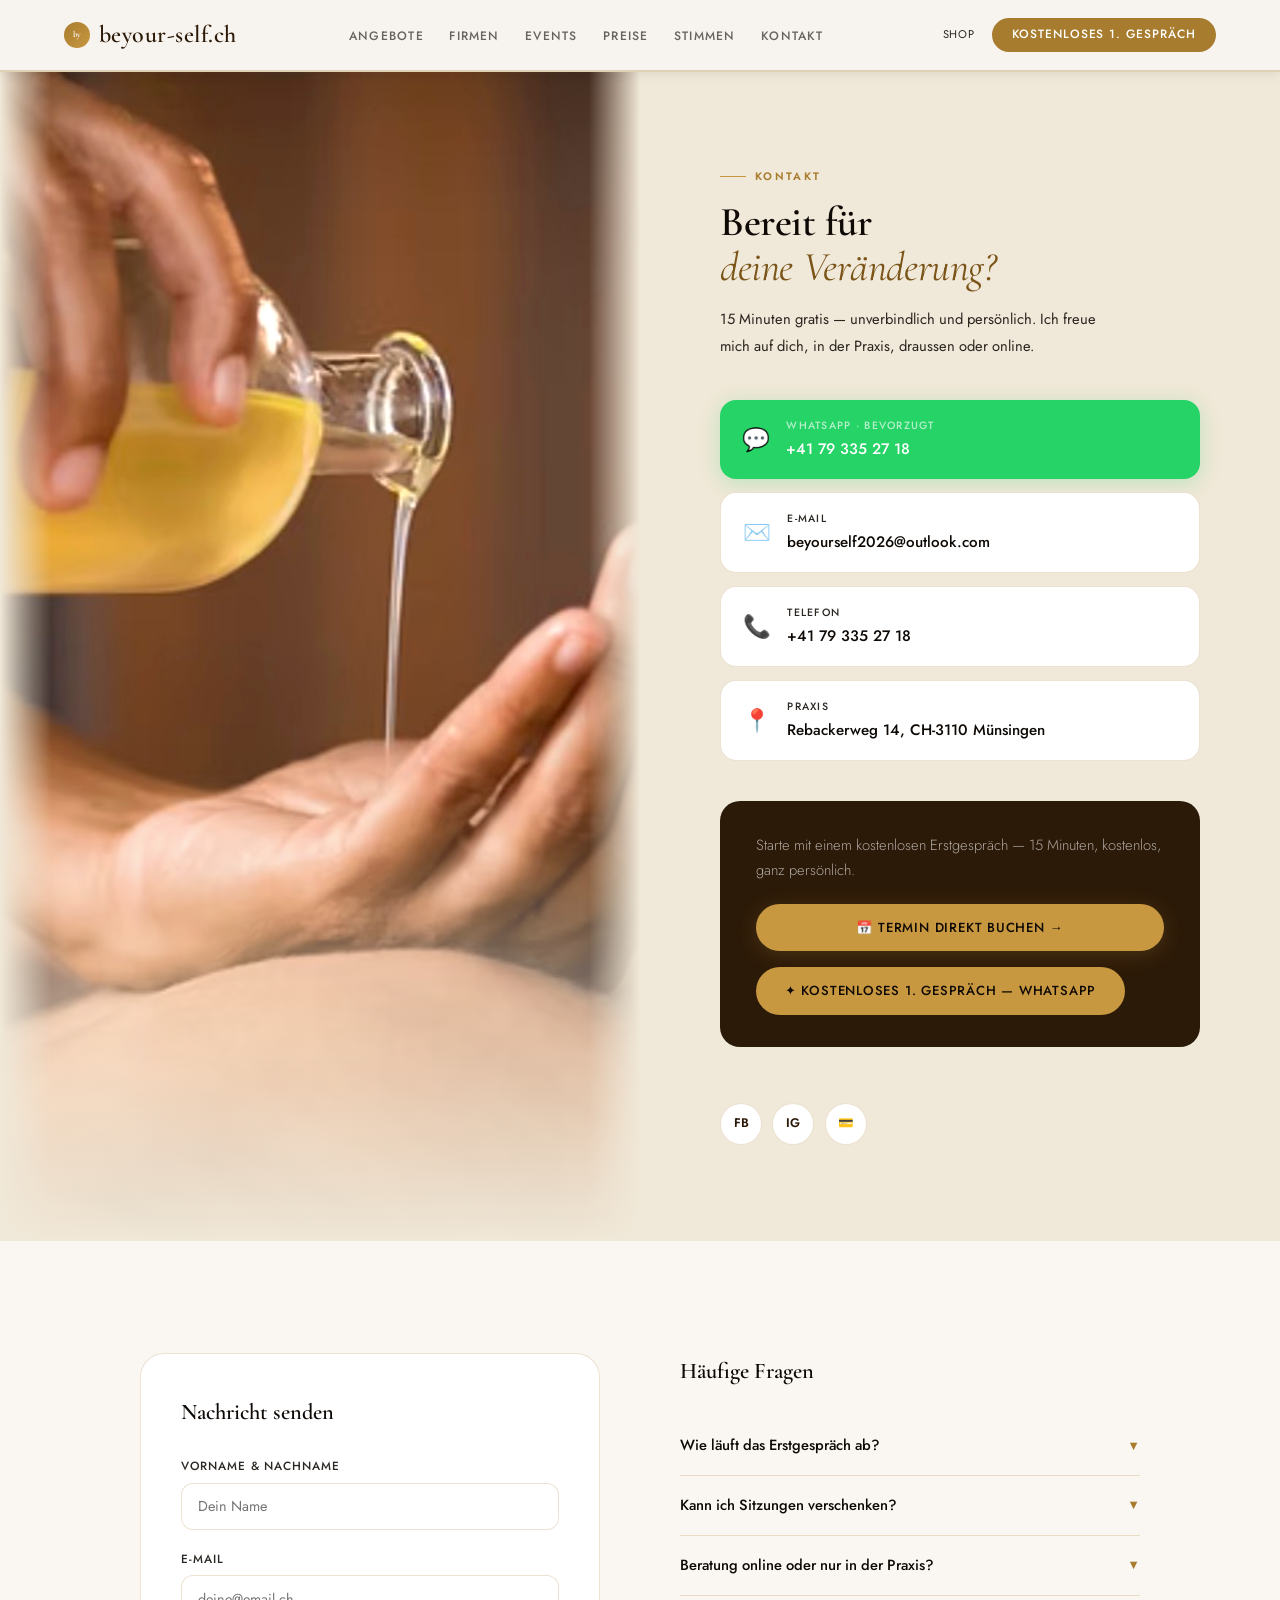
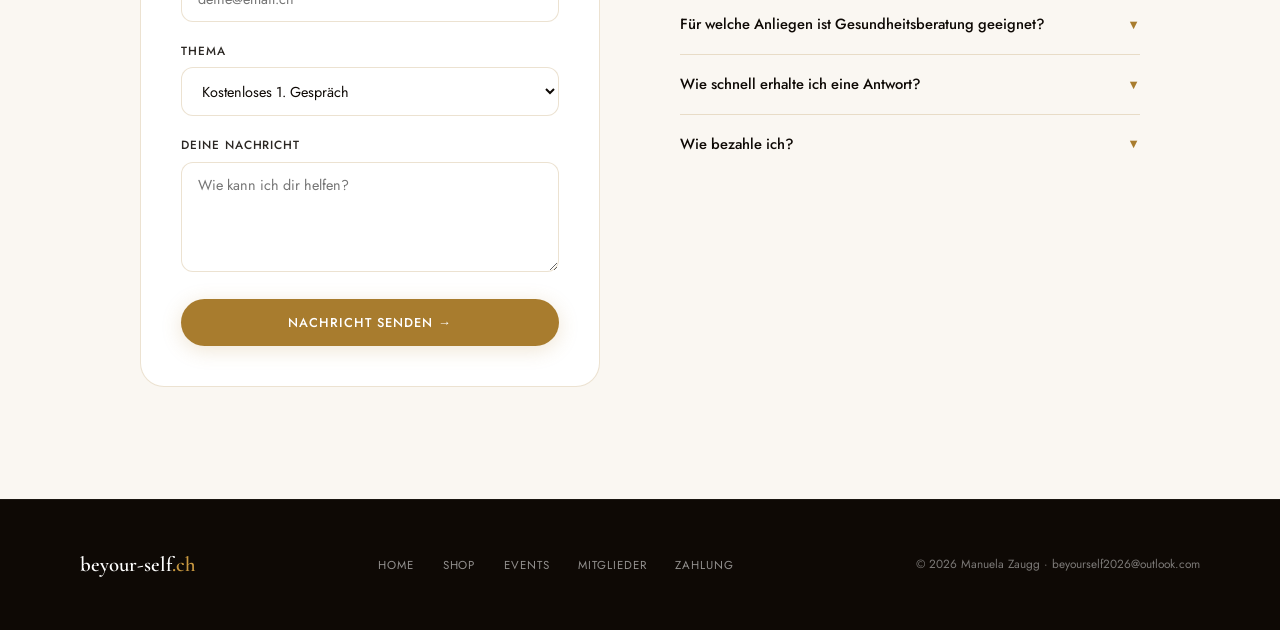
<file: kontakt.html>
<!DOCTYPE html>
<html lang="de">
<head>
<meta charset="UTF-8">
<meta name="viewport" content="width=device-width, initial-scale=1.0">
<title>Kontakt | beyour-self.ch</title>
<link rel="stylesheet" href="style.css">
<style>
.contact-hero{background:var(--ink);min-height:100vh;display:grid;grid-template-columns:1fr 1fr;padding-top:72px}
.contact-photo{position:relative;overflow:hidden;background:#c4a882}
.contact-photo img{width:100%;height:100%;object-fit:cover;object-position:center center;position:absolute;inset:0;filter:sepia(10%) saturate(115%) brightness(1.05)}
.contact-photo::after{content:'';position:absolute;inset:0;background:linear-gradient(to bottom, transparent 60%, var(--warm,#f0ece4) 100%), linear-gradient(to right, var(--warm,#f0ece4) 0%, transparent 8%, transparent 92%, var(--warm,#f0ece4) 100%)}
.contact-content{background:var(--warm);padding:6rem 5rem;display:flex;flex-direction:column;justify-content:center}

.cdetails{display:flex;flex-direction:column;gap:.85rem;margin:2.5rem 0}
.cd{display:flex;gap:1rem;align-items:center;border-radius:1rem;padding:1.1rem 1.4rem;text-decoration:none;color:inherit;transition:all .22s}
.cd.whatsapp{background:#25D366;box-shadow:0 4px 20px rgba(37,211,102,.25)}
.cd.whatsapp:hover{background:#1eba56;transform:translateX(5px);box-shadow:0 8px 28px rgba(37,211,102,.35)}
.cd.email{background:var(--white);border:1.5px solid var(--bord)}
.cd.email:hover{border-color:var(--gold);transform:translateX(5px);box-shadow:0 4px 16px rgba(184,137,58,.1)}
.cd.phone{background:var(--white);border:1.5px solid var(--bord)}
.cd.phone:hover{border-color:var(--gold);transform:translateX(5px)}
.cd.location{background:var(--white);border:1.5px solid var(--bord)}
.cd-ico{font-size:1.4rem;flex-shrink:0}
.cd-lbl{font-size:.66rem;text-transform:uppercase;letter-spacing:.12em;font-weight:500;margin-bottom:2px}
.cd.whatsapp .cd-lbl{color:rgba(255,255,255,.65)}
.cd.email .cd-lbl,.cd.phone .cd-lbl,.cd.location .cd-lbl{color:var(--muted)}
.cd-val{font-size:.95rem;font-weight:500}
.cd.whatsapp .cd-val{color:#fff}
.cd.email .cd-val,.cd.phone .cd-val,.cd.location .cd-val{color:var(--ink)}

.cta-block{background:var(--brown);border-radius:1.25rem;padding:2rem 2.25rem;margin-bottom:2rem}
.cta-block p{font-size:.92rem;color:rgba(255,255,255,.62);font-weight:300;margin-bottom:1.25rem;line-height:1.75}
.cta-block a{display:inline-flex;align-items:center;gap:.4rem;background:var(--gold-l);color:var(--ink);padding:.82rem 1.8rem;border-radius:100px;font-weight:500;font-size:.82rem;letter-spacing:.06em;text-transform:uppercase;text-decoration:none;transition:all .22s}
.cta-block a:hover{background:var(--gold-xl)}

.social-row{display:flex;gap:.65rem;margin-top:1.5rem}
.soc{width:42px;height:42px;border-radius:50%;background:var(--white);border:1.5px solid var(--bord);display:flex;align-items:center;justify-content:center;font-size:.78rem;font-weight:600;color:var(--brown);text-decoration:none;transition:all .22s}
.soc:hover{background:var(--gold);color:#fff;border-color:var(--gold);transform:translateY(-2px)}

/* FORM SECTION */
.form-sec{background:var(--cream);padding:7rem 5rem}
.form-inner{max-width:1000px;margin:0 auto;display:grid;grid-template-columns:1fr 1fr;gap:5rem;align-items:start}
.form-box{background:var(--white);border-radius:1.5rem;border:1px solid var(--bord);padding:2.5rem}
.form-box h3{font-family:'Cormorant Garamond',serif;font-size:1.4rem;font-weight:600;color:var(--ink);margin-bottom:1.75rem}
.fg{margin-bottom:1.25rem}
.fg label{display:block;font-size:.74rem;font-weight:500;color:var(--muted);letter-spacing:.08em;text-transform:uppercase;margin-bottom:.4rem}
.fg input,.fg select,.fg textarea{width:100%;border:1.5px solid var(--bord);border-radius:.75rem;padding:.78rem 1rem;font-size:.9rem;font-family:'Jost',sans-serif;color:var(--ink);background:var(--white);outline:none;transition:border-color .2s}
.fg input:focus,.fg select:focus,.fg textarea:focus{border-color:var(--gold)}
.fg textarea{height:110px;resize:vertical}

.faq-box{}
.faq-box h3{font-family:'Cormorant Garamond',serif;font-size:1.4rem;font-weight:600;color:var(--ink);margin-bottom:1.75rem}
.faq-item{border-bottom:1px solid var(--bord);padding:1.1rem 0}
.faq-item:last-child{border:none}
.faq-q{font-size:.92rem;font-weight:500;color:var(--ink);cursor:pointer;display:flex;justify-content:space-between;align-items:center}
.faq-q .arrow{color:var(--gold);transition:transform .2s;font-size:.8rem}
.faq-q.open .arrow{transform:rotate(180deg)}
.faq-a{font-size:.85rem;line-height:1.72;color:var(--muted);font-weight:400;margin-top:.75rem;display:none}
.faq-a.open{display:block}

@media(max-width:1024px){
  .contact-hero{grid-template-columns:1fr}
  .contact-photo{min-height:420px;position:relative;background:#b5a090}
  .contact-photo img{position:relative;width:100%;height:420px;object-fit:contain;object-position:center top}
  .contact-content{padding:4rem 1.5rem}
  .form-sec{padding:5rem 1.5rem}
  .form-inner{grid-template-columns:1fr;gap:2rem}
}
@media(max-width:600px){
  /* Foto kompakter — nicht halber Screen */
  .contact-photo img{height:380px;object-fit:contain;object-position:center top}
  .contact-photo{min-height:380px;background:#b5a090}

  /* Content enger und lesbarer */
  .contact-content{padding:2.5rem 1.25rem}

  /* Kontakt-Details volle Breite, gut antippbar */
  .cd{padding:.95rem 1.1rem;gap:.75rem}
  .cd-val{font-size:.88rem;word-break:break-all}

  /* CTA-Block kompakter */
  .cta-block{padding:1.4rem 1.25rem}
  .cta-block a{width:100%;text-align:center;justify-content:center}

  /* Formular */
  .form-box{padding:1.5rem 1.25rem}
}
</style>
</head>
<body>

<nav id="nav">
  <a href="index.html" class="logo"><span class="logo-orb">by</span>beyour-self.ch</a>
  <ul class="nav-links">
    <li><a href="index.html#angebote">Angebote</a></li>
    <li><a href="index.html#firmen">Firmen</a></li>
    <li><a href="veranstaltungen.html">Events</a></li>
    <li><a href="index.html#preise">Preise</a></li>
    <li><a href="index.html#stimmen">Stimmen</a></li>
    <li><a href="kontakt.html">Kontakt</a></li>
  </ul>
  <div class="nav-r">
    <a href="shop.html" class="nav-shop">Shop</a>
    <a href="kontakt.html" class="nav-cta active">Kostenloses 1. Gespräch</a>
  </div>
</nav>

<section class="contact-hero">
  <div class="contact-photo">
    <img src="hero_massage.jpg" alt="Massage — beyour-self.ch">
  </div>
  <div class="contact-content">
    <div class="eye">Kontakt</div>
    <h1 class="h2" style="margin-bottom:1rem">Bereit für<br><em>deine Veränderung?</em></h1>
    <p style="font-size:.92rem;line-height:1.85;color:var(--muted);font-weight:400;max-width:380px">15 Minuten gratis — unverbindlich und persönlich. Ich freue mich auf dich, in der Praxis, draussen oder online.</p>

    <div class="cdetails">
      <!-- WHATSAPP FIRST -->
      <a class="cd whatsapp" href="https://wa.me/41793352718?text=Hallo%20Manuela%2C%20ich%20möchte%20gerne%20ein%20kostenloses%20Erstgespräch%20vereinbaren." target="_blank">
        <span class="cd-ico">💬</span>
        <div><div class="cd-lbl">WhatsApp · Bevorzugt</div><div class="cd-val">+41 79 335 27 18</div></div>
      </a>
      <!-- EMAIL SECOND -->
      <a class="cd email" href="mailto:beyourself2026@outlook.com?subject=Kostenloses%201.%20Gespräch%20anfragen">
        <span class="cd-ico">✉️</span>
        <div><div class="cd-lbl">E-Mail</div><div class="cd-val">beyourself2026@outlook.com</div></div>
      </a>
      <!-- PHONE THIRD -->
      <a class="cd phone" href="tel:+41793352718">
        <span class="cd-ico">📞</span>
        <div><div class="cd-lbl">Telefon</div><div class="cd-val">+41 79 335 27 18</div></div>
      </a>
      <!-- LOCATION -->
      <div class="cd location">
        <span class="cd-ico">📍</span>
        <div><div class="cd-lbl">Praxis</div><div class="cd-val">Rebackerweg 14, CH-3110 Münsingen</div></div>
      </div>
    </div>

    <div class="cta-block">
      <p>Starte mit einem kostenlosen Erstgespräch — 15 Minuten, kostenlos, ganz persönlich.</p>
      <a href="https://cal.eu/manuela-zaugg-z5vjk1" target="_blank" class="btn-gold" style="display:block;text-align:center;margin-bottom:1rem">📅 Termin direkt buchen →</a>
      <a href="https://wa.me/41793352718?text=Kostenloses%201.%20Gespräch%20anfragen" target="_blank">✦ Kostenloses 1. Gespräch — WhatsApp</a>
    </div>

    <div class="social-row">
      <a href="https://www.facebook.com/profile.php?id=100063534671436" target="_blank" class="soc" title="Facebook">FB</a>
      <a href="https://www.instagram.com/beyoureself_ch/" target="_blank" class="soc" title="Instagram">IG</a>
      <a href="zahlung.html" class="soc" title="Zahlung">💳</a>
    </div>
  </div>
</section>

<!-- KONTAKTFORMULAR + FAQ -->
<section class="form-sec">
  <div class="form-inner">
    <!-- FORM -->
    <div class="form-box">
      <h3>Nachricht senden</h3>
      <div class="fg"><label>Vorname & Nachname</label><input type="text" placeholder="Dein Name"></div>
      <div class="fg"><label>E-Mail</label><input type="email" placeholder="deine@email.ch"></div>
      <div class="fg"><label>Thema</label>
        <select>
          <option>Kostenloses 1. Gespräch</option>
          <option>Körpertherapie & Massage</option>
          <option>Gesundheitsberatung</option>
          <option>Firmen & Teamberatung</option>
          <option>Personal Training App</option>
          <option>Shop / Produkte</option>
          <option>Mitgliedschaft</option>
          <option>Veranstaltungen</option>
          <option>Sonstiges</option>
        </select>
      </div>
      <div class="fg"><label>Deine Nachricht</label><textarea placeholder="Wie kann ich dir helfen?"></textarea></div>
      <button class="btn-gold" style="width:100%" onclick="formSend()">Nachricht senden →</button>
      <p id="formMsg" style="text-align:center;font-size:.82rem;color:var(--gold-d);margin-top:.75rem;display:none">✓ Danke! Ich melde mich bald.</p>
    </div>

    <!-- FAQ -->
    <div class="faq-box">
      <h3>Häufige Fragen</h3>

      <div class="faq-item">
        <div class="faq-q" onclick="toggleFaq(this)">Wie läuft das Erstgespräch ab? <span class="arrow">▼</span></div>
        <div class="faq-a">Das Erstgespräch dauert 15 Minuten, ist kostenlos und unverbindlich. Wir schauen gemeinsam, was dich beschäftigt — und ob wir zusammenpassen. Ganz entspannt, per Telefon, Video oder persönlich.</div>
      </div>

      <div class="faq-item">
        <div class="faq-q" onclick="toggleFaq(this)">Kann ich Sitzungen verschenken? <span class="arrow">▼</span></div>
        <div class="faq-a">Ja — Pakete sind teilbar und verschenkbar. Du kannst Sitzungen aus einem Paket an andere Personen weitergeben. Ideal als Geschenk für Menschen, denen du Gutes wünschst.</div>
      </div>

      <div class="faq-item">
        <div class="faq-q" onclick="toggleFaq(this)">Beratung online oder nur in der Praxis? <span class="arrow">▼</span></div>
        <div class="faq-a">Beide Möglichkeiten stehen offen. Online-Beratungen sind genauso effektiv wie Präsenz-Termine. Auch Geh-Gespräche in der Natur sind möglich — in Münsingen und Umgebung.</div>
      </div>

      <div class="faq-item">
        <div class="faq-q" onclick="toggleFaq(this)">Für welche Anliegen ist Gesundheitsberatung geeignet? <span class="arrow">▼</span></div>
        <div class="faq-a">Für Menschen, die Symptome anders beleuchten möchten — Erschöpfung, Schmerzen, Lebenskrisen, Zielklarheit, Beziehungsmuster oder schlicht den Wunsch, mehr aus dem Leben zu machen.</div>
      </div>

      <div class="faq-item">
        <div class="faq-q" onclick="toggleFaq(this)">Wie schnell erhalte ich eine Antwort? <span class="arrow">▼</span></div>
        <div class="faq-a">Per WhatsApp in der Regel innerhalb weniger Stunden. Per E-Mail innerhalb von 1–2 Arbeitstagen. Am schnellsten erreichst du mich über WhatsApp.</div>
      </div>

      <div class="faq-item">
        <div class="faq-q" onclick="toggleFaq(this)">Wie bezahle ich? <span class="arrow">▼</span></div>
        <div class="faq-a">TWINT (am einfachsten), PayPal, Kreditkarte oder Banküberweisung. Alle Details findest du auf der <a href="zahlung.html" style="color:var(--gold)">Zahlungsseite</a>.</div>
      </div>
    </div>
  </div>
</section>

<footer>
  <a href="index.html" class="f-logo">beyour-self<span>.ch</span></a>
  <div class="f-links">
    <a href="index.html">Home</a>
    <a href="shop.html">Shop</a>
    <a href="veranstaltungen.html">Events</a>
    <a href="member.html">Mitglieder</a>
    <a href="zahlung.html">Zahlung</a>
  </div>
  <p>© 2026 Manuela Zaugg · beyourself2026@outlook.com</p>
</footer>

<script src="main.js"></script>
<script>
function formSend(){
  const msg=document.getElementById('formMsg');
  msg.style.display='block';
  const subject=document.querySelector('select').value;
  const text=document.querySelector('textarea').value;
  window.location.href=`mailto:info@honestcoach.app?subject=${encodeURIComponent(subject)}&body=${encodeURIComponent(text)}`;
}
function toggleFaq(el){
  const a=el.nextElementSibling;
  const open=a.classList.contains('open');
  document.querySelectorAll('.faq-a').forEach(x=>x.classList.remove('open'));
  document.querySelectorAll('.faq-q').forEach(x=>x.classList.remove('open'));
  if(!open){a.classList.add('open');el.classList.add('open');}
}
</script>
</body>
</html>
</file>
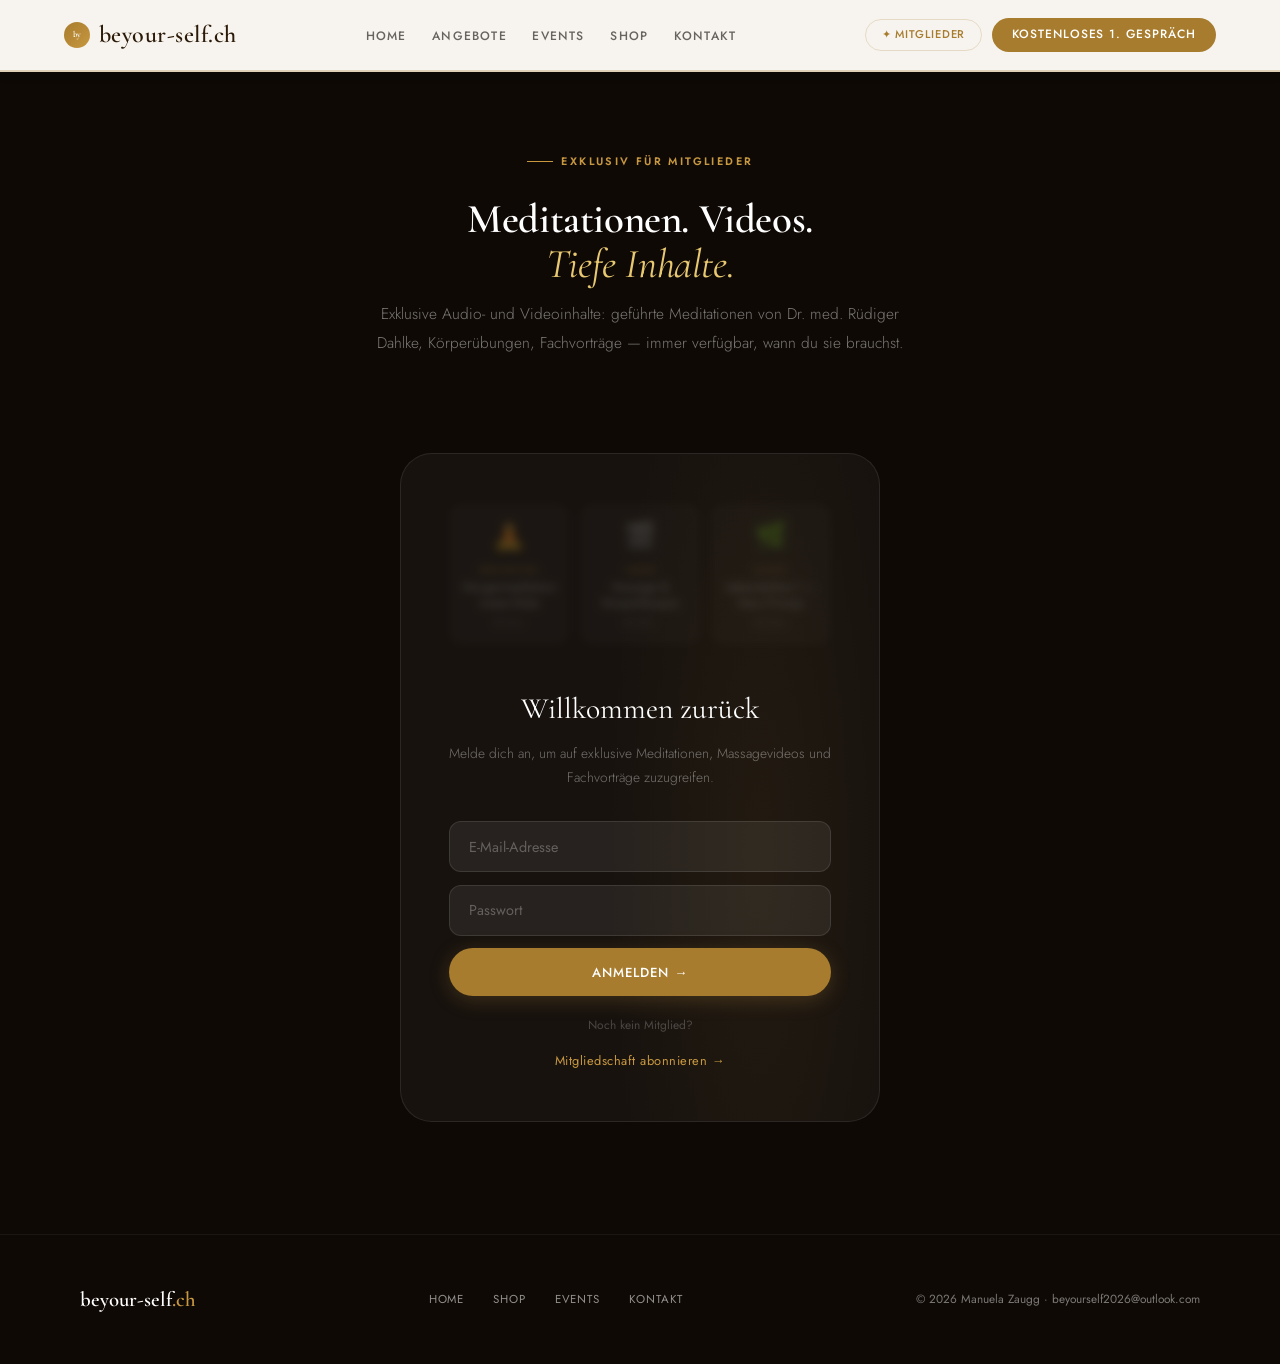
<file: member.html>
<!DOCTYPE html>
<html lang="de">
<head>
<meta charset="UTF-8">
<meta name="viewport" content="width=device-width, initial-scale=1.0">
<title>Mitgliederbereich | beyour-self.ch</title>
<link rel="stylesheet" href="style.css">
<style>
.member-hero{background:var(--ink);padding:9rem 5rem 4rem;text-align:center}
.member-hero p{font-size:.97rem;color:rgba(255,255,255,.45);font-weight:300;max-width:560px;margin:.75rem auto 0;line-height:1.88}

.login-wrap{background:var(--ink);padding:2rem 5rem 7rem;display:flex;justify-content:center}
.login-box{background:rgba(255,255,255,.04);border:1px solid rgba(255,255,255,.09);border-radius:2rem;padding:3rem;max-width:480px;width:100%;text-align:center;position:relative;overflow:hidden}
.login-box::before{content:'';position:absolute;top:-40%;right:-10%;width:70%;height:200%;background:radial-gradient(ellipse,rgba(184,137,58,.07) 0%,transparent 65%);pointer-events:none}

/* preview blurred */
.login-preview{display:grid;grid-template-columns:repeat(3,1fr);gap:.65rem;margin-bottom:2.5rem;filter:blur(5px);opacity:.35;pointer-events:none;user-select:none}
.lp-card{background:rgba(255,255,255,.06);border-radius:.75rem;padding:.85rem}
.lp-icon{font-size:1.6rem;margin-bottom:.4rem}
.lp-type{font-size:.55rem;text-transform:uppercase;letter-spacing:.14em;color:var(--gold-l);margin-bottom:.2rem}
.lp-title{font-size:.75rem;color:rgba(255,255,255,.65);line-height:1.3}
.lp-dur{font-size:.66rem;color:rgba(255,255,255,.28);margin-top:.2rem}

.login-title{font-family:'Cormorant Garamond',serif;font-size:1.85rem;font-weight:400;color:#fff;margin-bottom:.6rem;position:relative;z-index:2}
.login-sub{font-size:.86rem;color:rgba(255,255,255,.4);font-weight:300;margin-bottom:2rem;line-height:1.72;position:relative;z-index:2}
.login-form{display:flex;flex-direction:column;gap:.8rem;margin-bottom:1.25rem;position:relative;z-index:2}
.login-form input{background:rgba(255,255,255,.07);border:1px solid rgba(255,255,255,.1);border-radius:.75rem;padding:.9rem 1.2rem;font-size:.9rem;color:#fff;font-family:'Jost',sans-serif;outline:none;transition:border-color .2s;text-align:left}
.login-form input::placeholder{color:rgba(255,255,255,.28)}
.login-form input:focus{border-color:rgba(184,137,58,.55)}
.login-btn{background:var(--gold);color:#fff;border:none;border-radius:100px;padding:.9rem 2rem;font-size:.82rem;font-weight:500;letter-spacing:.08em;text-transform:uppercase;cursor:pointer;font-family:'Jost',sans-serif;transition:all .22s;box-shadow:0 4px 20px rgba(184,137,58,.25);width:100%;position:relative;z-index:2}
.login-btn:hover{background:var(--gold-d);transform:translateY(-1px)}
.login-divider{font-size:.75rem;color:rgba(255,255,255,.22);margin:.75rem 0;position:relative;z-index:2}
.register-link{font-size:.8rem;color:var(--gold-l);text-decoration:none;letter-spacing:.04em;position:relative;z-index:2}
.register-link:hover{color:var(--gold-xl)}

/* MEMBER CONTENT */
.member-content{display:none}
.member-content.active{display:block}
.mc-wrap{max-width:1100px;margin:0 auto;padding:5rem}

/* VIDEO MAIN */
.video-main{background:var(--ink);padding:5rem}
.video-inner{max-width:900px;margin:0 auto}
.video-wrap{border-radius:1.25rem;overflow:hidden;background:#000;box-shadow:0 20px 60px rgba(0,0,0,.5);margin-bottom:2rem;position:relative}
.video-wrap iframe{width:100%;aspect-ratio:16/9;border:none;display:block}
.video-placeholder{width:100%;aspect-ratio:16/9;background:linear-gradient(135deg,#1a1108,#2d1f0e);display:flex;align-items:center;justify-content:center;flex-direction:column;gap:1rem;cursor:pointer;border:none;width:100%}
.play-btn{width:80px;height:80px;border-radius:50%;background:rgba(184,137,58,.2);border:2px solid var(--gold);display:flex;align-items:center;justify-content:center;font-size:1.8rem;color:var(--gold-l);transition:all .25s}
.video-placeholder:hover .play-btn{background:var(--gold);color:#fff;transform:scale(1.1)}
.video-lbl{font-size:.65rem;text-transform:uppercase;letter-spacing:.2em;color:var(--gold);margin-bottom:.3rem}
.video-title{font-family:'Cormorant Garamond',serif;font-size:1.15rem;font-weight:400;color:rgba(255,255,255,.72)}

/* MEDITATIONEN */
.med-sec{background:var(--warm);padding:5rem}
.med-inner{max-width:1100px;margin:0 auto}
.med-desc-box{background:var(--white);border-radius:1.25rem;padding:2rem;border:1px solid var(--bord);margin-bottom:3rem}
.med-desc-box h3{font-family:'Cormorant Garamond',serif;font-size:1.4rem;font-weight:600;color:var(--ink);margin-bottom:.75rem}
.med-desc-box p{font-size:.9rem;line-height:1.82;color:var(--muted);font-weight:300}

/* SLIDER */
.slider-wrap{position:relative;overflow:hidden}
.slider-track{display:flex;gap:1.25rem;transition:transform .4s cubic-bezier(.25,.8,.25,1)}
.mc-card{background:var(--white);border:1px solid var(--bord);border-radius:1.25rem;padding:1.5rem;min-width:240px;flex-shrink:0;cursor:pointer;transition:all .25s;position:relative}
.mc-card:hover{transform:translateY(-3px);box-shadow:0 12px 36px rgba(184,137,58,.1);border-color:rgba(184,137,58,.3)}
.mc-card.playing{border-color:var(--gold);background:rgba(184,137,58,.04)}
.mc-card.locked{opacity:.55;cursor:default}
.mc-icon{font-size:2.2rem;margin-bottom:.85rem}
.mc-type{font-size:.58rem;text-transform:uppercase;letter-spacing:.16em;color:var(--gold);font-weight:500;margin-bottom:.3rem}
.mc-title{font-size:.9rem;font-weight:500;color:var(--ink);line-height:1.35;margin-bottom:.3rem}
.mc-dur{font-size:.74rem;color:var(--muted);font-weight:300}
.mc-play-btn{display:flex;align-items:center;gap:.4rem;margin-top:.85rem;font-size:.7rem;text-transform:uppercase;letter-spacing:.1em;color:var(--gold);font-weight:500}
.mc-play-btn::before{content:'▶';font-size:.55rem}
.mc-card.playing .mc-play-btn::before{content:'⏸'}
.lock-icon{position:absolute;top:1rem;right:1rem;font-size:1rem;opacity:.4}

.slider-nav{display:flex;gap:.65rem;margin-top:1.5rem;justify-content:flex-end}
.sl-btn{width:38px;height:38px;border-radius:50%;background:var(--white);border:1.5px solid var(--bord);color:var(--muted);cursor:pointer;font-size:.9rem;display:flex;align-items:center;justify-content:center;transition:all .2s}
.sl-btn:hover{background:var(--gold);color:#fff;border-color:var(--gold)}

/* AUDIO BAR */
.audio-bar{background:var(--ink);padding:1.25rem 5rem;display:none;align-items:center;gap:1.5rem;position:sticky;bottom:0;z-index:100;border-top:1px solid rgba(255,255,255,.06)}
.audio-bar.active{display:flex}
.ab-icon{font-size:2rem;flex-shrink:0}
.ab-info{flex:1}
.ab-title{font-size:.9rem;color:#fff;font-weight:500;margin-bottom:.15rem}
.ab-sub{font-size:.74rem;color:rgba(255,255,255,.35);font-weight:300}
.ab-controls{display:flex;align-items:center;gap:.75rem}
.ab-btn{background:none;border:none;color:rgba(255,255,255,.55);font-size:1.3rem;cursor:pointer;transition:color .2s;padding:.3rem}
.ab-btn:hover{color:var(--gold-l)}
.ab-btn.play-main{width:44px;height:44px;border-radius:50%;background:var(--gold);color:#fff;display:flex;align-items:center;justify-content:center;font-size:1.1rem;transition:all .2s}
.ab-btn.play-main:hover{background:var(--gold-d)}
.ab-close{background:none;border:none;color:rgba(255,255,255,.3);cursor:pointer;font-size:1rem;margin-left:auto}

/* VITAMIN D VIDEO */
.vd-sec{background:var(--cream);padding:5rem}
.vd-inner{max-width:1100px;margin:0 auto;display:grid;grid-template-columns:1fr 1fr;gap:4rem;align-items:center}
.vd-video{border-radius:1.25rem;overflow:hidden;box-shadow:var(--shadow)}
.vd-video iframe,.vd-video img{width:100%;aspect-ratio:16/9;object-fit:cover;display:block;border:none}
.vd-content{}
.vd-content .body-text{margin-top:1rem;margin-bottom:2rem}

/* VORTRAG BANNER */
.vortrag-banner{background:var(--brown);border-radius:1.25rem;padding:2rem;display:flex;gap:1.5rem;align-items:center;margin-top:2rem;cursor:pointer;transition:background .2s}
.vortrag-banner:hover{background:#2a1a08}
.vortrag-img{width:80px;height:80px;border-radius:.75rem;object-fit:cover;flex-shrink:0}
.vortrag-text h4{font-family:'Cormorant Garamond',serif;font-size:1.15rem;font-weight:600;color:#fff;margin-bottom:.35rem}
.vortrag-text p{font-size:.82rem;color:rgba(255,255,255,.55);font-weight:300;line-height:1.55}
.vortrag-arrow{margin-left:auto;color:var(--gold-l);font-size:1.5rem;flex-shrink:0}

@media(max-width:1024px){
  .member-hero,.login-wrap,.video-main,.med-sec,.vd-sec{padding-left:1.5rem;padding-right:1.5rem}
  .mc-wrap{padding:3rem 1.5rem}
  .audio-bar{padding:1rem 1.5rem}
  .vd-inner{grid-template-columns:1fr}
}
</style>
</head>
<body>

<nav id="nav">
  <a href="index.html" class="logo"><span class="logo-orb">by</span>beyour-self.ch</a>
  <ul class="nav-links">
    <li><a href="index.html">Home</a></li>
    <li><a href="index.html#angebote">Angebote</a></li>
    <li><a href="veranstaltungen.html">Events</a></li>
    <li><a href="shop.html">Shop</a></li>
    <li><a href="kontakt.html">Kontakt</a></li>
  </ul>
  <div class="nav-r">
    <a href="member.html" class="nav-member active">✦ Mitglieder</a>
    <a href="kontakt.html" class="nav-cta">Kostenloses 1. Gespräch</a>
  </div>
</nav>

<!-- HERO -->
<div class="member-hero">
  <div class="eye light center">Exklusiv für Mitglieder</div>
  <h1 class="h2 w" style="margin-top:.75rem">Meditationen. Videos.<br><em>Tiefe Inhalte.</em></h1>
  <p>Exklusive Audio- und Videoinhalte: geführte Meditationen von Dr. med. Rüdiger Dahlke, Körperübungen, Fachvorträge — immer verfügbar, wann du sie brauchst.</p>
</div>

<!-- LOGIN SECTION -->
<div class="login-wrap" id="loginSection">
  <div class="login-box">
    <div class="login-preview">
      <div class="lp-card"><div class="lp-icon">🧘</div><div class="lp-type">Meditation</div><div class="lp-title">Morgenmeditation innere Ruhe</div><div class="lp-dur">18 Min.</div></div>
      <div class="lp-card"><div class="lp-icon">🎬</div><div class="lp-type">Video</div><div class="lp-title">Massage & Körpertherapie</div><div class="lp-dur">24 Min.</div></div>
      <div class="lp-card"><div class="lp-icon">🌿</div><div class="lp-type">Audio</div><div class="lp-title">Lebensbühne 1 — Mars Prinzip</div><div class="lp-dur">35 Min.</div></div>
    </div>
    <div class="login-title">Willkommen zurück</div>
    <p class="login-sub">Melde dich an, um auf exklusive Meditationen, Massagevideos und Fachvorträge zuzugreifen.</p>
    <div class="login-form">
      <input type="email" id="loginEmail" placeholder="E-Mail-Adresse">
      <input type="password" id="loginPw" placeholder="Passwort">
      <button class="login-btn" onclick="doLogin()">Anmelden →</button>
    </div>
    <div class="login-divider">Noch kein Mitglied?</div>
    <a href="zahlung.html" class="register-link">Mitgliedschaft abonnieren →</a>
  </div>
</div>

<!-- MEMBER CONTENT (after login) -->
<div class="member-content" id="memberContent">

  <!-- MASSAGE VIDEO -->
  <div class="video-main">
    <div class="video-inner">
      <div class="eye light" style="margin-bottom:.75rem">✦ Exklusiv · Video</div>
      <h2 class="h2 w" style="margin-bottom:2rem">Körpertherapie & Massage —<br><em>mit Manuela Zaugg</em></h2>
      <div class="video-wrap">
        <div class="video-placeholder" id="mainVideoPlaceholder" onclick="loadMainVideo()">
          <div class="play-btn">▶</div>
          <div>
            <div class="video-lbl">Exklusiv · Massage Video</div>
            <div class="video-title">Körpertherapie Einführung — Klicken zum Abspielen</div>
          </div>
        </div>
      </div>
    </div>
  </div>

  <!-- MEDITATIONEN -->
  <div class="med-sec">
    <div class="med-inner">
      <div class="eye">✦ Dr. med. Rüdiger Dahlke</div>
      <h2 class="h2" style="margin-bottom:2rem">Exklusive Meditationen —<br><em>Lebensbühnen & Themen</em></h2>

      <div class="med-desc-box">
        <h3>Reise zu deinen Lebensbühnen</h3>
        <p>Exklusive Meditationen, geführt von Dr. med. Rüdiger Dahlke. Reise zu den entsprechenden Lebensbühnen oder Themen — was immer gerade in dein Leben passt und so oft du willst. Du findest deine eigenen Antworten und trainierst zugleich deine Intuition und deine gesamte Wahrnehmung. Weite und Offenheit als Folge deiner Innenschau. Entspanne dich und lass dich von deiner Präsenz an die wesentlichen Schauplätze führen. Durch Bewusstheit entsteht neuer Raum — wie ein Haus, das du neu beziehst.</p>
      </div>

      <!-- Google Drive Link Button -->
      <div style="background:var(--white);border:1px solid var(--bord);border-radius:1.25rem;padding:1.75rem;margin-bottom:2.5rem;display:flex;align-items:center;justify-content:space-between;flex-wrap:wrap;gap:1rem">
        <div>
          <div style="font-size:.7rem;text-transform:uppercase;letter-spacing:.14em;color:var(--gold);font-weight:500;margin-bottom:.35rem">✦ Alle Meditationen</div>
          <div style="font-family:'Cormorant Garamond',serif;font-size:1.15rem;font-weight:600;color:var(--ink)">Spielregeln des Lebens — Komplette Meditation-Sammlung</div>
          <div style="font-size:.82rem;color:var(--muted);margin-top:.25rem;font-weight:300">Dr. med. Rüdiger Dahlke · Alle 12 Lebensbühnen + Einstieg</div>
        </div>
        <a href="https://drive.google.com/file/d/11brS0KKRCMYmX37yif2Vqy0sV7kIyy8f/view?usp=drive_link" target="_blank" class="btn-gold">Meditationen öffnen →</a>
      </div>

      <div style="margin-bottom:1.25rem;font-size:.7rem;text-transform:uppercase;letter-spacing:.18em;color:var(--gold);font-weight:500">✦ Einzelne Lebensbühnen</div>

      <div class="slider-wrap">
        <div class="slider-track" id="sliderTrack">

          <div class="mc-card" onclick="playMedia(this,'Spielregeln des Lebens — Einstieg','Dr. Dahlke · Einführung','🌟')">
            <div class="mc-icon">🌟</div>
            <div class="mc-type">Einstieg · Audio</div>
            <div class="mc-title">Spielregeln des Lebens — Einstieg</div>
            <div class="mc-dur">Einführung</div>
            <div class="mc-play-btn">Abspielen</div>
          </div>

          <div class="mc-card" onclick="playMedia(this,'Lebensbühne 1 — Mars: Aggression & Aufbruch','Dr. Dahlke · Lebensbühnen','⚡')">
            <div class="mc-icon">⚡</div>
            <div class="mc-type">Lebensbühne 1 · Audio</div>
            <div class="mc-title">Mars — Aggression & Aufbruch</div>
            <div class="mc-dur">Dr. Dahlke</div>
            <div class="mc-play-btn">Abspielen</div>
          </div>

          <div class="mc-card" onclick="playMedia(this,'Lebensbühne 2 — Venus: Selbstwert & Sinnesfreude','Dr. Dahlke · Lebensbühnen','🌹')">
            <div class="mc-icon">🌹</div>
            <div class="mc-type">Lebensbühne 2 · Audio</div>
            <div class="mc-title">Venus — Selbstwert & Sinnesfreude</div>
            <div class="mc-dur">Dr. Dahlke</div>
            <div class="mc-play-btn">Abspielen</div>
          </div>

          <div class="mc-card" onclick="playMedia(this,'Lebensbühne 3 — Luft/Merkur: Kommunikation','Dr. Dahlke · Lebensbühnen','💨')">
            <div class="mc-icon">💨</div>
            <div class="mc-type">Lebensbühne 3 · Audio</div>
            <div class="mc-title">Luft/Merkur — Kommunikation</div>
            <div class="mc-dur">Dr. Dahlke</div>
            <div class="mc-play-btn">Abspielen</div>
          </div>

          <div class="mc-card" onclick="playMedia(this,'Lebensbühne 5 — Sonne/Löwe: Kreativität & Mitte','Dr. Dahlke · Lebensbühnen','☀️')">
            <div class="mc-icon">☀️</div>
            <div class="mc-type">Lebensbühne 5 · Audio</div>
            <div class="mc-title">Sonne/Löwe — Kreativität & Mitte</div>
            <div class="mc-dur">Dr. Dahlke</div>
            <div class="mc-play-btn">Abspielen</div>
          </div>

          <div class="mc-card" onclick="playMedia(this,'Lebensbühne 7 — Merkur/Jungfrau: Harmonie','Dr. Dahlke · Lebensbühnen','🎭')">
            <div class="mc-icon">🎭</div>
            <div class="mc-type">Lebensbühne 7 · Audio</div>
            <div class="mc-title">Merkur/Jungfrau — Harmonie</div>
            <div class="mc-dur">Dr. Dahlke</div>
            <div class="mc-play-btn">Abspielen</div>
          </div>

          <div class="mc-card" onclick="playMedia(this,'Lebensbühne 9 — Jupiter/Schütze: Wachstum','Dr. Dahlke · Lebensbühnen','🏹')">
            <div class="mc-icon">🏹</div>
            <div class="mc-type">Lebensbühne 9 · Audio</div>
            <div class="mc-title">Jupiter/Schütze — Wachstum</div>
            <div class="mc-dur">Dr. Dahlke</div>
            <div class="mc-play-btn">Abspielen</div>
          </div>

          <div class="mc-card" onclick="playMedia(this,'Lebensbühne 10 — Saturn: Struktur & Konzentration','Dr. Dahlke · Lebensbühnen','🪐')">
            <div class="mc-icon">🪐</div>
            <div class="mc-type">Lebensbühne 10 · Audio</div>
            <div class="mc-title">Saturn — Struktur & Konzentration</div>
            <div class="mc-dur">Dr. Dahlke</div>
            <div class="mc-play-btn">Abspielen</div>
          </div>

          <div class="mc-card" onclick="playMedia(this,'Lebensbühne 11 — Uranus: Freiheit & Originalität','Dr. Dahlke · Lebensbühnen','⚡')">
            <div class="mc-icon">🌀</div>
            <div class="mc-type">Lebensbühne 11 · Audio</div>
            <div class="mc-title">Uranus — Freiheit & Originalität</div>
            <div class="mc-dur">Dr. Dahlke</div>
            <div class="mc-play-btn">Abspielen</div>
          </div>

          <div class="mc-card" onclick="playMedia(this,'Lebensbühne 12 — Neptun: Grenzüberschreitung','Dr. Dahlke · Lebensbühnen','🌊')">
            <div class="mc-icon">🌊</div>
            <div class="mc-type">Lebensbühne 12 · Audio</div>
            <div class="mc-title">Neptun — Grenzüberschreitung</div>
            <div class="mc-dur">Dr. Dahlke</div>
            <div class="mc-play-btn">Abspielen</div>
          </div>

          <div class="mc-card" onclick="playMedia(this,'Krankheiten & Ideenebene','Dr. Dahlke · Vertiefung','🔬')">
            <div class="mc-icon">🔬</div>
            <div class="mc-type">Vertiefung · Audio</div>
            <div class="mc-title">Krankheiten & Ideenebene</div>
            <div class="mc-dur">Dr. Dahlke</div>
            <div class="mc-play-btn">Abspielen</div>
          </div>

        </div>
      </div>
      <div class="slider-nav">
        <button class="sl-btn" onclick="slideLeft()">←</button>
        <button class="sl-btn" onclick="slideRight()">→</button>
      </div>
    </div>
  </div>

  <!-- VITAMIN D VORTRAG -->
  <div class="vd-sec reveal">
    <div class="vd-inner">
      <div class="vd-video">
        <iframe src="https://www.youtube.com/embed/pgb7VPjXgpA" allowfullscreen title="Vitamin D Vortrag Prof. Dr. Jörg Spitz"></iframe>
      </div>
      <div class="vd-content">
        <div class="eye">✦ Exklusiver Vortrag</div>
        <h2 class="h2">Vitamin D —<br><em>Was du wissen musst.</em></h2>
        <p class="body-text">Professor Dr. Jörg Spitz aus Deutschland erklärt, welchen Einfluss Vitamin D in der neusten Forschung auf den Körper aufweist. Der Vortrag lässt tief blicken, weshalb Vitamin D Mangel nicht tragbar ist für das Individuum und die Gesellschaft — und wie er wirklich behoben werden kann.</p>
        <div class="vortrag-banner" onclick="window.open('mailto:beyourself2026@outlook.com?subject=2-stündiger Live-Vortrag','_blank')">
          <img src="vortrag.jpg" alt="Live Vortrag" class="vortrag-img">
          <div class="vortrag-text">
            <h4>2-stündiger Live-Vortrag</h4>
            <p>Der Inhalt unterstützt nicht nur dich, sondern auch dein gesamtes Umfeld im Thema Gesundheit/Prävention</p>
          </div>
          <span class="vortrag-arrow">→</span>
        </div>
      </div>
    </div>
  </div>

</div><!-- end member-content -->

<!-- AUDIO PLAYER BAR -->
<div class="audio-bar" id="audioBar">
  <span class="ab-icon" id="abIcon">🧘</span>
  <div class="ab-info">
    <div class="ab-title" id="abTitle">—</div>
    <div class="ab-sub" id="abSub">—</div>
  </div>
  <div class="ab-controls">
    <button class="ab-btn">⏮</button>
    <button class="ab-btn play-main" id="playPause" onclick="togglePlay()">⏸</button>
    <button class="ab-btn">⏭</button>
  </div>
  <button class="ab-close" onclick="closePlayer()">✕</button>
</div>

<footer>
  <a href="index.html" class="f-logo">beyour-self<span>.ch</span></a>
  <div class="f-links">
    <a href="index.html">Home</a>
    <a href="shop.html">Shop</a>
    <a href="veranstaltungen.html">Events</a>
    <a href="kontakt.html">Kontakt</a>
  </div>
  <p>© 2026 Manuela Zaugg · beyourself2026@outlook.com</p>
</footer>

<script src="main.js"></script>
<script>
// LOGIN
function doLogin(){
  const e=document.getElementById('loginEmail').value;
  const p=document.getElementById('loginPw').value;
  if(e&&p){
    document.getElementById('loginSection').style.display='none';
    document.getElementById('memberContent').classList.add('active');
    window.scrollTo({top:0,behavior:'smooth'});
  } else {alert('Bitte E-Mail und Passwort eingeben.');}
}

// MAIN VIDEO
function loadMainVideo(){
  const wrap=document.getElementById('mainVideoPlaceholder').parentElement;
  wrap.innerHTML='<iframe src="https://www.youtube.com/embed/dQw4w9WgXcQ?autoplay=1" allowfullscreen allow="autoplay" style="width:100%;aspect-ratio:16/9;border:none;display:block"></iframe>';
}

// SLIDER
let sliderPos=0;
const cardW=265;
function slideRight(){
  const track=document.getElementById('sliderTrack');
  const max=track.children.length-4;
  if(sliderPos<max){sliderPos++;track.style.transform=`translateX(-${sliderPos*cardW}px)`;}
}
function slideLeft(){
  if(sliderPos>0){sliderPos--;document.getElementById('sliderTrack').style.transform=`translateX(-${sliderPos*cardW}px)`;}
}

// PLAYER
let isPlaying=false;
function playMedia(card,title,sub,icon){
  document.querySelectorAll('.mc-card').forEach(c=>c.classList.remove('playing'));
  card.classList.add('playing');
  document.getElementById('abTitle').textContent=title;
  document.getElementById('abSub').textContent=sub;
  document.getElementById('abIcon').textContent=icon||'🎵';
  document.getElementById('audioBar').classList.add('active');
  document.getElementById('playPause').textContent='⏸';
  isPlaying=true;
}
function togglePlay(){
  isPlaying=!isPlaying;
  document.getElementById('playPause').textContent=isPlaying?'⏸':'▶';
}
function closePlayer(){
  document.getElementById('audioBar').classList.remove('active');
  document.querySelectorAll('.mc-card').forEach(c=>c.classList.remove('playing'));
}
</script>
</body>
</html>
</file>
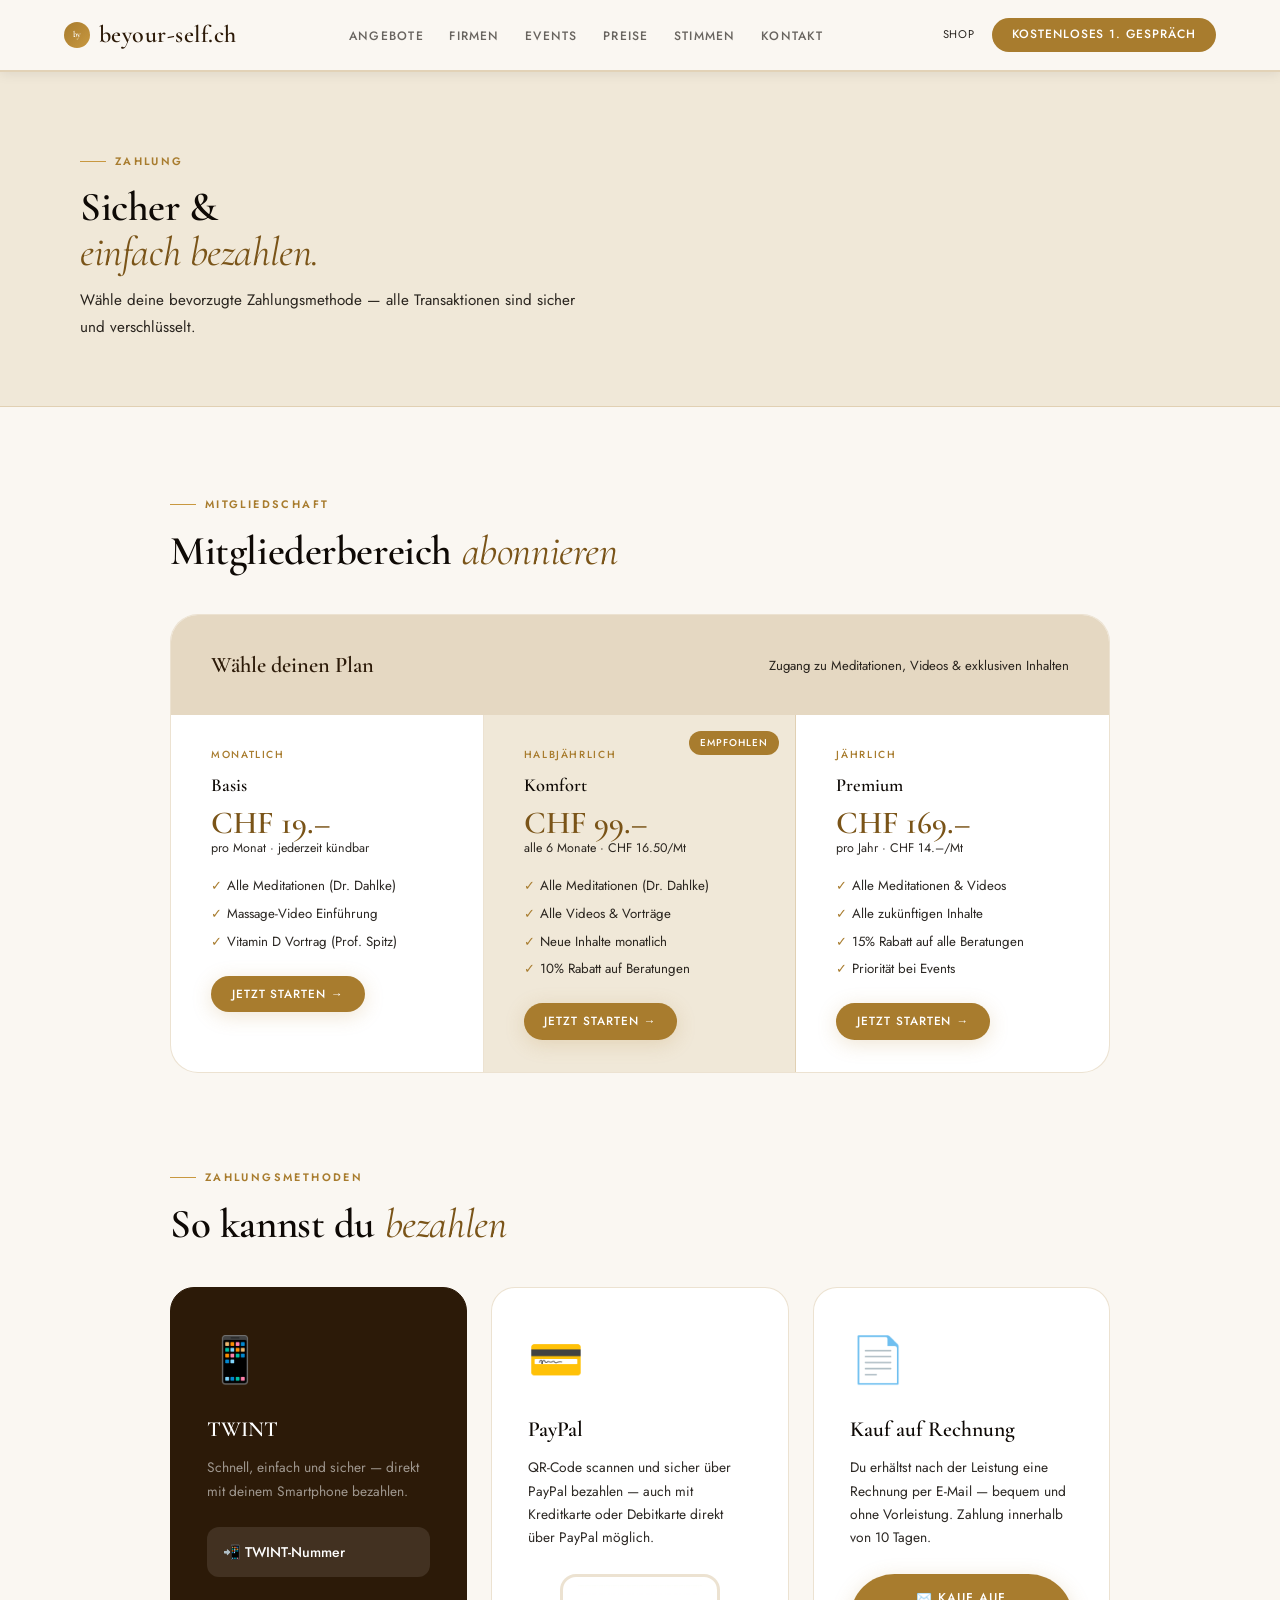
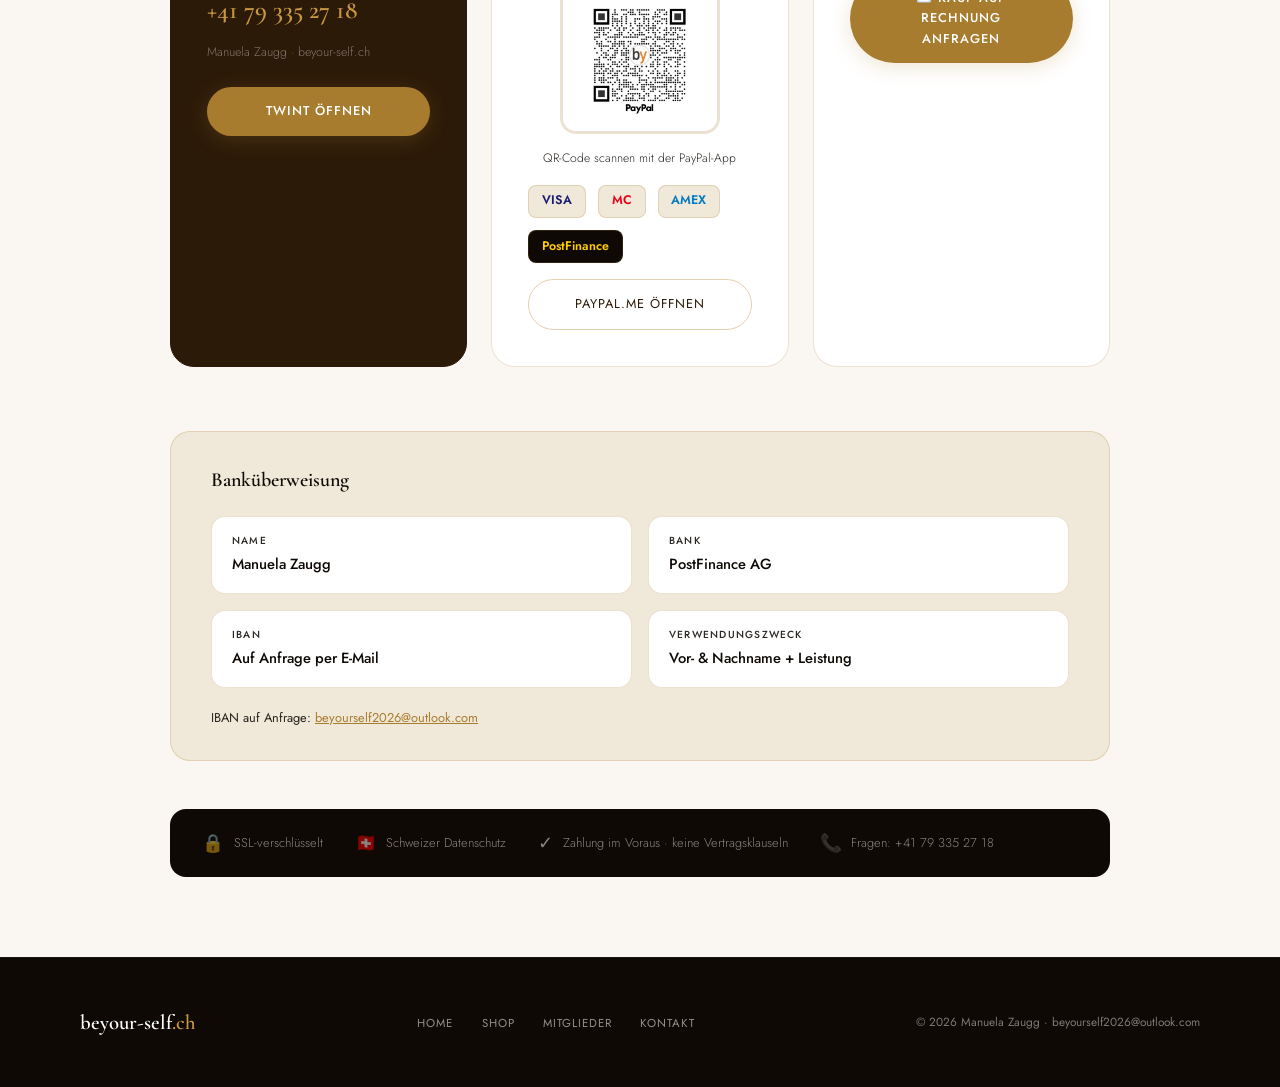
<file: zahlung.html>
<!DOCTYPE html>
<html lang="de">
<head>
<meta charset="UTF-8">
<meta name="viewport" content="width=device-width, initial-scale=1.0">
<title>Zahlung | beyour-self.ch</title>
<link rel="stylesheet" href="style.css">
<style>
.pay-hero{background:var(--warm);padding:9rem 5rem 4rem;border-bottom:1px solid var(--bord)}
.pay-hero p{font-size:.95rem;color:var(--muted);font-weight:400;max-width:500px;margin:.75rem 0 0;line-height:1.82}

.pay-body{padding:5rem;background:var(--cream);max-width:1100px;margin:0 auto}

/* METHODS */
.pay-grid{display:grid;grid-template-columns:repeat(3,1fr);gap:1.5rem;margin-bottom:4rem}
.pay-card{background:var(--white);border-radius:1.5rem;border:1px solid var(--bord);padding:2.25rem;transition:transform .25s,box-shadow .25s}
.pay-card:hover{transform:translateY(-4px);box-shadow:0 16px 44px rgba(184,137,58,.1)}
.pay-card.featured{background:var(--brown);border-color:var(--brown)}
.pay-icon{font-size:2.8rem;margin-bottom:1rem}
.pay-card h3{font-family:'Cormorant Garamond',serif;font-size:1.35rem;font-weight:600;color:var(--ink);margin-bottom:.6rem}
.pay-card.featured h3{color:#fff}
.pay-card p{font-size:.86rem;line-height:1.7;color:var(--muted);font-weight:400;margin-bottom:1.5rem}
.pay-card.featured p{color:rgba(255,255,255,.55)}
.pay-info-row{background:var(--warm);border-radius:.75rem;padding:.85rem 1rem;font-size:.88rem;font-weight:500;color:var(--ink);margin-bottom:.85rem;display:flex;align-items:center;gap:.5rem}
.pay-card.featured .pay-info-row{background:rgba(255,255,255,.1);color:#fff}
.twint-nr{font-family:'Cormorant Garamond',serif;font-size:1.6rem;font-weight:600;color:var(--gold-d)}
.pay-card.featured .twint-nr{color:var(--gold-l)}

/* PAYPAL QR */
.paypal-qr-wrap{text-align:center;margin:1rem 0}
.paypal-qr-wrap img{width:160px;height:160px;object-fit:contain;border-radius:1rem;border:3px solid var(--bord);padding:.5rem;background:#fff}
.paypal-label{font-size:.76rem;color:var(--muted);margin-top:.5rem;font-weight:300}

/* CARD LOGOS */
.card-logos{display:flex;gap:.75rem;align-items:center;flex-wrap:wrap;margin-top:.5rem}
.card-logo{background:var(--warm);border:1px solid var(--bord);border-radius:.5rem;padding:.35rem .8rem;font-size:.78rem;font-weight:600;color:var(--muted)}
.card-logo.visa{color:#1A1F71}
.card-logo.mc{color:#EB001B}
.card-logo.amex{color:#007BC1}
.card-logo.post{color:#FFCC00;background:var(--ink)}

/* MEMBERSHIP */
.membership-sec{background:var(--white);border-radius:1.75rem;border:1px solid var(--bord);overflow:hidden;margin-bottom:3rem}
.ms-head{background:var(--linen);padding:2rem 2.5rem;display:flex;justify-content:space-between;align-items:center;flex-wrap:wrap;gap:1rem}
.ms-head h3{font-family:'Cormorant Garamond',serif;font-size:1.4rem;font-weight:600;color:var(--brown)}
.ms-plans{display:grid;grid-template-columns:repeat(3,1fr);gap:0}
.ms-plan{padding:2rem 2.5rem;border-right:1px solid var(--bord)}
.ms-plan:last-child{border-right:none}
.ms-plan-tag{font-size:.64rem;text-transform:uppercase;letter-spacing:.16em;color:var(--gold);font-weight:500;margin-bottom:.5rem}
.ms-plan-name{font-family:'Cormorant Garamond',serif;font-size:1.15rem;font-weight:600;color:var(--ink);margin-bottom:.4rem}
.ms-plan-price{font-family:'Cormorant Garamond',serif;font-size:2rem;font-weight:600;color:var(--gold-d);line-height:1}
.ms-plan-period{font-size:.78rem;color:var(--muted);font-weight:400;margin-bottom:1rem}
.ms-plan-features{list-style:none;display:flex;flex-direction:column;gap:.4rem;margin-bottom:1.5rem}
.ms-plan-features li{font-size:.83rem;color:var(--muted);font-weight:400;padding-left:1rem;position:relative}
.ms-plan-features li::before{content:'✓';position:absolute;left:0;color:var(--gold)}

/* BANK */
.bank-sec{background:var(--warm);border-radius:1.25rem;border:1px solid var(--bord);padding:2rem 2.5rem}
.bank-sec h3{font-family:'Cormorant Garamond',serif;font-size:1.25rem;font-weight:600;color:var(--ink);margin-bottom:1.25rem}
.bank-rows{display:grid;grid-template-columns:1fr 1fr;gap:1rem}
.bank-row{background:var(--white);border-radius:.875rem;padding:1rem 1.25rem;border:1px solid var(--bord)}
.bank-lbl{font-size:.64rem;text-transform:uppercase;letter-spacing:.12em;color:var(--muted);font-weight:500;margin-bottom:.25rem}
.bank-val{font-size:.92rem;font-weight:500;color:var(--ink)}

/* SICHERHEIT */
.security-bar{background:var(--ink);border-radius:1rem;padding:1.25rem 2rem;display:flex;align-items:center;gap:2rem;flex-wrap:wrap;margin-top:3rem}
.sec-item{display:flex;align-items:center;gap:.6rem;font-size:.8rem;color:rgba(255,255,255,.5);font-weight:300}
.sec-icon{font-size:1.1rem}

@media(max-width:1024px){
  .pay-hero,.pay-body{padding-left:1.5rem;padding-right:1.5rem}
  .pay-grid{grid-template-columns:1fr;display:grid!important}
  .pay-card{padding:1.5rem;display:block!important;opacity:1!important;transform:none!important}
  .ms-plans{grid-template-columns:1fr}
  .ms-plan{border-right:none;border-bottom:1px solid var(--bord)}
  .ms-plan:last-child{border-bottom:none}
  .bank-rows{grid-template-columns:1fr}
  .security-bar{flex-direction:column;gap:1rem;padding:1.25rem}
  .pay-hero{padding-top:7rem}
  .pay-body{padding-bottom:3rem}
}
@media(max-width:600px){
  .pay-grid{grid-template-columns:1fr;display:grid!important}
  .pay-body{padding:2rem 1.25rem}
  .pay-hero{padding:7rem 1.25rem 2rem}
  .pay-card{opacity:1!important;transform:none!important;display:block!important}
}
</style>
</head>
<body>

<nav id="nav">
  <a href="index.html" class="logo"><span class="logo-orb">by</span>beyour-self.ch</a>
  <ul class="nav-links">
    <li><a href="index.html#angebote">Angebote</a></li>
    <li><a href="index.html#firmen">Firmen</a></li>
    <li><a href="veranstaltungen.html">Events</a></li>
    <li><a href="index.html#preise">Preise</a></li>
    <li><a href="index.html#stimmen">Stimmen</a></li>
    <li><a href="kontakt.html">Kontakt</a></li>
  </ul>
  <div class="nav-r">
    <a href="shop.html" class="nav-shop">Shop</a>
    <a href="kontakt.html" class="nav-cta">Kostenloses 1. Gespräch</a>
  </div>
</nav>

<div class="pay-hero">
  <div class="eye">Zahlung</div>
  <h1 class="h2">Sicher &<br><em>einfach bezahlen.</em></h1>
  <p>Wähle deine bevorzugte Zahlungsmethode — alle Transaktionen sind sicher und verschlüsselt.</p>
</div>

<div class="pay-body">

  <!-- MITGLIEDSCHAFT -->
  <div class="eye" style="margin-bottom:1rem">Mitgliedschaft</div>
  <h2 class="h2" style="margin-bottom:2.5rem">Mitgliederbereich <em>abonnieren</em></h2>

  <div class="membership-sec">
    <div class="ms-head">
      <h3>Wähle deinen Plan</h3>
      <span style="font-size:.82rem;color:var(--muted);font-weight:400">Zugang zu Meditationen, Videos & exklusiven Inhalten</span>
    </div>
    <div class="ms-plans">
      <div class="ms-plan">
        <div class="ms-plan-tag">Monatlich</div>
        <div class="ms-plan-name">Basis</div>
        <div class="ms-plan-price">CHF 19.–</div>
        <div class="ms-plan-period">pro Monat · jederzeit kündbar</div>
        <ul class="ms-plan-features">
          <li>Alle Meditationen (Dr. Dahlke)</li>
          <li>Massage-Video Einführung</li>
          <li>Vitamin D Vortrag (Prof. Spitz)</li>
        </ul>
        <a href="mailto:beyourself2026@outlook.com?subject=Mitgliedschaft Basis monatlich" class="btn-gold btn-sm">Jetzt starten →</a>
      </div>
      <div class="ms-plan" style="background:var(--warm);position:relative">
        <div style="position:absolute;top:1rem;right:1rem;background:var(--gold);color:#fff;font-size:.62rem;font-weight:500;letter-spacing:.1em;text-transform:uppercase;padding:.25rem .7rem;border-radius:100px">Empfohlen</div>
        <div class="ms-plan-tag">Halbjährlich</div>
        <div class="ms-plan-name">Komfort</div>
        <div class="ms-plan-price">CHF 99.–</div>
        <div class="ms-plan-period">alle 6 Monate · CHF 16.50/Mt</div>
        <ul class="ms-plan-features">
          <li>Alle Meditationen (Dr. Dahlke)</li>
          <li>Alle Videos & Vorträge</li>
          <li>Neue Inhalte monatlich</li>
          <li>10% Rabatt auf Beratungen</li>
        </ul>
        <a href="mailto:beyourself2026@outlook.com?subject=Mitgliedschaft Komfort halbjährlich" class="btn-gold btn-sm">Jetzt starten →</a>
      </div>
      <div class="ms-plan">
        <div class="ms-plan-tag">Jährlich</div>
        <div class="ms-plan-name">Premium</div>
        <div class="ms-plan-price">CHF 169.–</div>
        <div class="ms-plan-period">pro Jahr · CHF 14.–/Mt</div>
        <ul class="ms-plan-features">
          <li>Alle Meditationen & Videos</li>
          <li>Alle zukünftigen Inhalte</li>
          <li>15% Rabatt auf alle Beratungen</li>
          <li>Priorität bei Events</li>
        </ul>
        <a href="mailto:beyourself2026@outlook.com?subject=Mitgliedschaft Premium jährlich" class="btn-gold btn-sm">Jetzt starten →</a>
      </div>
    </div>
  </div>

  <!-- ZAHLUNGSMETHODEN -->
  <div class="eye" style="margin-bottom:1rem;margin-top:3rem">Zahlungsmethoden</div>
  <h2 class="h2" style="margin-bottom:2.5rem">So kannst du <em>bezahlen</em></h2>

  <div class="pay-grid">

    <!-- TWINT -->
    <div class="pay-card featured">
      <div class="pay-icon">📱</div>
      <h3>TWINT</h3>
      <p>Schnell, einfach und sicher — direkt mit deinem Smartphone bezahlen.</p>
      <div class="pay-info-row">📲 TWINT-Nummer</div>
      <div class="twint-nr">+41 79 335 27 18</div>
      <div style="font-size:.78rem;color:rgba(255,255,255,.4);font-weight:300;margin-top:.75rem">Manuela Zaugg · beyour-self.ch</div>
      <div style="margin-top:1.5rem">
        <a href="tel:+41793352718" class="btn-gold" style="width:100%;text-align:center;display:block">TWINT öffnen</a>
      </div>
    </div>

    <!-- PAYPAL -->
    <div class="pay-card">
      <div class="pay-icon">💳</div>
      <h3>PayPal</h3>
      <p>QR-Code scannen und sicher über PayPal bezahlen — auch mit Kreditkarte oder Debitkarte direkt über PayPal möglich.</p>
      <div class="paypal-qr-wrap">
        <img src="paypal.jpg" alt="PayPal QR Code beyour-self.ch">
        <div class="paypal-label">QR-Code scannen mit der PayPal-App</div>
      </div>
      <div class="card-logos" style="margin-top:.75rem">
        <span class="card-logo visa">VISA</span>
        <span class="card-logo mc">MC</span>
        <span class="card-logo amex">AMEX</span>
        <span class="card-logo post">PostFinance</span>
      </div>
      <div style="margin-top:1rem">
        <a href="https://paypal.me" target="_blank" class="btn-line" style="width:100%;text-align:center;display:block">PayPal.me öffnen</a>
      </div>
    </div>

    <!-- KAUF AUF RECHNUNG -->
    <div class="pay-card">
      <div class="pay-icon">📄</div>
      <h3>Kauf auf Rechnung</h3>
      <p>Du erhältst nach der Leistung eine Rechnung per E-Mail — bequem und ohne Vorleistung. Zahlung innerhalb von 10 Tagen.</p>
      <div style="margin-top:1.5rem">
        <a href="mailto:beyourself2026@outlook.com?subject=Kauf%20auf%20Rechnung" class="btn-gold" style="width:100%;text-align:center;display:block">✉️ Kauf auf Rechnung anfragen</a>
      </div>
    </div>
  </div>

  <!-- BANKÜBERWEISUNG -->
  <div class="bank-sec">
    <h3>Banküberweisung</h3>
    <div class="bank-rows">
      <div class="bank-row"><div class="bank-lbl">Name</div><div class="bank-val">Manuela Zaugg</div></div>
      <div class="bank-row"><div class="bank-lbl">Bank</div><div class="bank-val">PostFinance AG</div></div>
      <div class="bank-row"><div class="bank-lbl">IBAN</div><div class="bank-val">Auf Anfrage per E-Mail</div></div>
      <div class="bank-row"><div class="bank-lbl">Verwendungszweck</div><div class="bank-val">Vor- & Nachname + Leistung</div></div>
    </div>
    <p style="font-size:.8rem;color:var(--muted);font-weight:400;margin-top:1.25rem">IBAN auf Anfrage: <a href="mailto:beyourself2026@outlook.com?subject=IBAN Anfrage" style="color:var(--gold)">beyourself2026@outlook.com</a></p>
  </div>

  <!-- SICHERHEIT -->
  <div class="security-bar">
    <div class="sec-item"><span class="sec-icon">🔒</span>SSL-verschlüsselt</div>
    <div class="sec-item"><span class="sec-icon">🇨🇭</span>Schweizer Datenschutz</div>
    <div class="sec-item"><span class="sec-icon">✓</span>Zahlung im Voraus · keine Vertragsklauseln</div>
    <div class="sec-item"><span class="sec-icon">📞</span>Fragen: +41 79 335 27 18</div>
  </div>

</div>

<footer>
  <a href="index.html" class="f-logo">beyour-self<span>.ch</span></a>
  <div class="f-links">
    <a href="index.html">Home</a>
    <a href="shop.html">Shop</a>
    <a href="member.html">Mitglieder</a>
    <a href="kontakt.html">Kontakt</a>
  </div>
  <p>© 2026 Manuela Zaugg · beyourself2026@outlook.com</p>
</footer>

<script src="main.js"></script>
</body>
</html>
</file>
<file: style.css>
@import url('https://fonts.googleapis.com/css2?family=Cormorant+Garamond:ital,wght@0,300;0,400;0,600;1,300;1,400;1,600&family=Jost:wght@300;400;500;600&display=swap');

:root{
  --cream:#FAF7F2; --warm:#F0E8D8; --linen:#E5D8C2;
  --gold:#A87C2E; --gold-l:#C89840; --gold-xl:#E8C870; --gold-d:#7A5418;
  --ink:#0E0905; --brown:#2C1A08; --muted:rgba(14,9,5,0.88);
  --white:#FFFFFF; --bord:rgba(168,124,46,0.22);
  --shadow:0 20px 60px rgba(14,9,5,0.14);
}
*,*::before,*::after{box-sizing:border-box;margin:0;padding:0}
html{scroll-behavior:smooth}
body{font-family:'Jost',sans-serif;background:var(--cream);color:var(--ink);overflow-x:hidden;font-size:16px;line-height:1.6;-webkit-font-smoothing:antialiased;-moz-osx-font-smoothing:grayscale}

/* NAV */
nav{position:fixed;top:0;width:100%;z-index:600;height:72px;display:flex;align-items:center;justify-content:space-between;padding:0 4rem;background:rgba(250,247,242,.99);backdrop-filter:blur(20px);border-bottom:2px solid rgba(168,124,46,0.3);transition:box-shadow .3s;box-shadow:0 2px 12px rgba(14,9,5,0.08)}
nav.scrolled{box-shadow:0 2px 32px rgba(184,137,58,.1)}
.logo{font-family:'Cormorant Garamond',serif;font-size:1.5rem;font-weight:600;color:var(--brown);text-decoration:none;letter-spacing:.02em;display:flex;align-items:center;gap:.55rem}
.logo-orb{width:26px;height:26px;border-radius:50%;flex-shrink:0;background:linear-gradient(135deg,var(--gold),var(--gold-l));display:flex;align-items:center;justify-content:center;font-size:.54rem;color:#fff;font-weight:600}
.nav-links{display:flex;gap:1.6rem;list-style:none}
.nav-links a{color:rgba(14,9,5,0.62);text-decoration:none;font-size:.76rem;font-weight:500;letter-spacing:.1em;text-transform:uppercase;transition:color .2s}
.nav-links a:hover,.nav-links a.active{color:var(--gold)}
.nav-r{display:flex;align-items:center;gap:.65rem}
.nav-member{font-size:.7rem;font-weight:500;letter-spacing:.08em;text-transform:uppercase;text-decoration:none;color:var(--gold);border:1px solid var(--bord);border-radius:100px;padding:.4rem .95rem;transition:all .2s}
.nav-member:hover{background:var(--gold);color:#fff;border-color:var(--gold)}
.nav-shop,.nav-blog{font-size:.7rem;font-weight:400;letter-spacing:.08em;text-transform:uppercase;text-decoration:none;color:var(--muted);transition:color .2s;padding:.4rem .4rem}
.nav-shop:hover,.nav-blog:hover{color:var(--gold)}
.nav-cta{background:var(--gold);color:#fff;padding:.44rem 1.25rem;border-radius:100px;font-size:.75rem;font-weight:500;letter-spacing:.08em;text-transform:uppercase;text-decoration:none;transition:all .22s}
.nav-cta:hover{background:var(--gold-d);transform:translateY(-1px);box-shadow:0 4px 16px rgba(184,137,58,.3)}

/* BUTTONS */
.btn-gold{background:var(--gold);color:#fff;padding:.88rem 2rem;border-radius:100px;font-size:.8rem;font-weight:500;letter-spacing:.08em;text-transform:uppercase;text-decoration:none;transition:all .25s;box-shadow:0 4px 20px rgba(184,137,58,.22);display:inline-block;cursor:pointer;border:none;font-family:inherit}
.btn-gold:hover{background:var(--gold-d);transform:translateY(-2px);box-shadow:0 8px 28px rgba(184,137,58,.35)}
.btn-line{border:1.5px solid rgba(184,137,58,.4);color:var(--brown);padding:.88rem 2rem;border-radius:100px;font-size:.8rem;font-weight:400;letter-spacing:.08em;text-transform:uppercase;text-decoration:none;transition:all .22s;display:inline-block;background:none;cursor:pointer;font-family:inherit}
.btn-line:hover{border-color:var(--gold);color:var(--gold);background:rgba(184,137,58,.04)}
.btn-sm{padding:.55rem 1.3rem;font-size:.74rem}

/* TYPOGRAPHY */
.eye{display:inline-flex;align-items:center;gap:.55rem;font-size:.68rem;font-weight:600;letter-spacing:.22em;text-transform:uppercase;color:var(--gold);margin-bottom:.9rem}
.eye::before{content:'';width:26px;height:1px;background:var(--gold-l)}
.eye.light{color:var(--gold-l)}.eye.light::before{background:var(--gold-l)}
.eye.center{justify-content:center}
.h2{font-family:'Cormorant Garamond',serif;font-size:clamp(2rem,3.2vw,3.2rem);font-weight:600;line-height:1.1;letter-spacing:-.01em;color:var(--ink)}
.h2 em{font-style:italic;color:var(--gold-d);font-weight:400}
.h2.w{color:#fff}.h2.w em{color:var(--gold-xl)}
.body-text{font-size:.98rem;line-height:1.9;color:rgba(14,9,5,0.72);font-weight:400;margin-top:1rem}

/* SECTIONS */
.sec{padding:7rem 5rem}
.sec-dark{background:var(--ink)}
.sec-warm{background:var(--warm)}
.sec-linen{background:var(--linen)}
.sec-brown{background:var(--brown)}

/* PAGE HEADER */
.page-hero{padding:9rem 5rem 5rem;background:var(--warm);border-bottom:1px solid var(--bord)}
.page-hero .h2{margin-top:.75rem}

/* CARDS */
.card{background:var(--white);border-radius:1.5rem;border:1px solid var(--bord);overflow:hidden;transition:transform .25s,box-shadow .25s}
.card:hover{transform:translateY(-4px);box-shadow:0 16px 44px rgba(184,137,58,.1)}
.card-img{height:200px;overflow:hidden;position:relative;background:var(--warm)}
.card-img img{width:100%;height:100%;object-fit:cover;transition:transform .5s}
.card:hover .card-img img{transform:scale(1.05)}
.card-body{padding:1.75rem}
.card-tag{font-size:.64rem;text-transform:uppercase;letter-spacing:.18em;color:var(--gold);font-weight:500;margin-bottom:.5rem}
.card h3{font-family:'Cormorant Garamond',serif;font-size:1.25rem;font-weight:600;color:var(--ink);margin-bottom:.5rem;line-height:1.2}
.card p{font-size:.85rem;line-height:1.7;color:var(--muted);font-weight:400;margin-bottom:1.25rem}
.card-footer{display:flex;justify-content:space-between;align-items:center}
.price-tag{font-family:'Cormorant Garamond',serif;font-size:1.5rem;font-weight:600;color:var(--gold-d)}

/* GRID */
.grid-3{display:grid;grid-template-columns:repeat(3,1fr);gap:1.5rem}
.grid-2{display:grid;grid-template-columns:repeat(2,1fr);gap:2rem}
.grid-4{display:grid;grid-template-columns:repeat(4,1fr);gap:1.25rem}

/* REVEAL */
.reveal{opacity:1;transform:none;transition:opacity .65s ease,transform .65s ease}
.d1{transition-delay:.08s}.d2{transition-delay:.16s}.d3{transition-delay:.24s}.d4{transition-delay:.32s}

/* FOOTER */
footer{background:var(--ink);padding:3rem 5rem;display:flex;justify-content:space-between;align-items:center;flex-wrap:wrap;gap:1.5rem;border-top:1px solid rgba(255,255,255,.05)}
.f-logo{font-family:'Cormorant Garamond',serif;font-size:1.3rem;font-weight:600;color:#fff;text-decoration:none}
.f-logo span{color:var(--gold-l)}
.f-links{display:flex;gap:1.8rem;flex-wrap:wrap}
.f-links a{color:rgba(255,255,255,.55);text-decoration:none;font-size:.72rem;letter-spacing:.08em;text-transform:uppercase;transition:color .2s}
.f-links a:hover{color:rgba(255,255,255,.9)}
footer p{font-size:.74rem;color:rgba(255,255,255,.45)}

/* HAMBURGER / MOBILE MENU */
.burger{display:none;flex-direction:column;justify-content:center;gap:5px;width:38px;height:38px;cursor:pointer;padding:5px;border-radius:.5rem;transition:background .2s;background:none;border:none}
.burger span{display:block;height:1.5px;background:var(--brown);border-radius:2px;transition:all .35s cubic-bezier(.4,0,.2,1);transform-origin:center}
.burger.open span:nth-child(1){transform:translateY(6.5px) rotate(45deg)}
.burger.open span:nth-child(2){opacity:0;transform:scaleX(0)}
.burger.open span:nth-child(3){transform:translateY(-6.5px) rotate(-45deg)}

.mobile-menu{display:none;position:fixed;top:72px;left:0;right:0;bottom:0;background:rgba(250,247,242,.98);backdrop-filter:blur(24px);z-index:599;flex-direction:column;justify-content:center;align-items:center;gap:2rem;opacity:0;pointer-events:none;transition:opacity .3s ease}
.mobile-menu.open{opacity:1;pointer-events:all}
.mobile-menu a{font-family:'Cormorant Garamond',serif;font-size:2rem;font-weight:400;color:var(--brown);text-decoration:none;letter-spacing:.02em;transition:color .2s}
.mobile-menu a:hover{color:var(--gold)}
.mobile-menu .mob-cta{background:var(--gold);color:#fff !important;padding:.8rem 2.5rem;border-radius:100px;font-family:'Jost',sans-serif;font-size:.85rem;font-weight:500;letter-spacing:.1em;text-transform:uppercase;margin-top:1rem}

/* RESPONSIVE */
@media(max-width:1024px){
  nav{padding:0 1.5rem}
  .nav-links,.nav-blog,.nav-shop,.nav-cta,.nav-member{display:none}
  .burger{display:flex}
  .mobile-menu{display:flex}
  .sec,.page-hero{padding:5rem 1.5rem}
  .grid-3,.grid-4{grid-template-columns:1fr 1fr}
  .grid-2{grid-template-columns:1fr}
  footer{padding:2rem 1.5rem;flex-direction:column;text-align:center}
}
@media(max-width:600px){
  .grid-3,.grid-4,.grid-2{grid-template-columns:1fr}
}

/* ANIMATIONS */
@keyframes up{from{opacity:0;transform:translateY(22px)}to{opacity:1;transform:translateY(0)}}
@keyframes zoomin{from{transform:scale(1.07)}to{transform:scale(1)}}
@keyframes marquee{from{transform:translateX(0)}to{transform:translateX(-50%)}}
</file>
